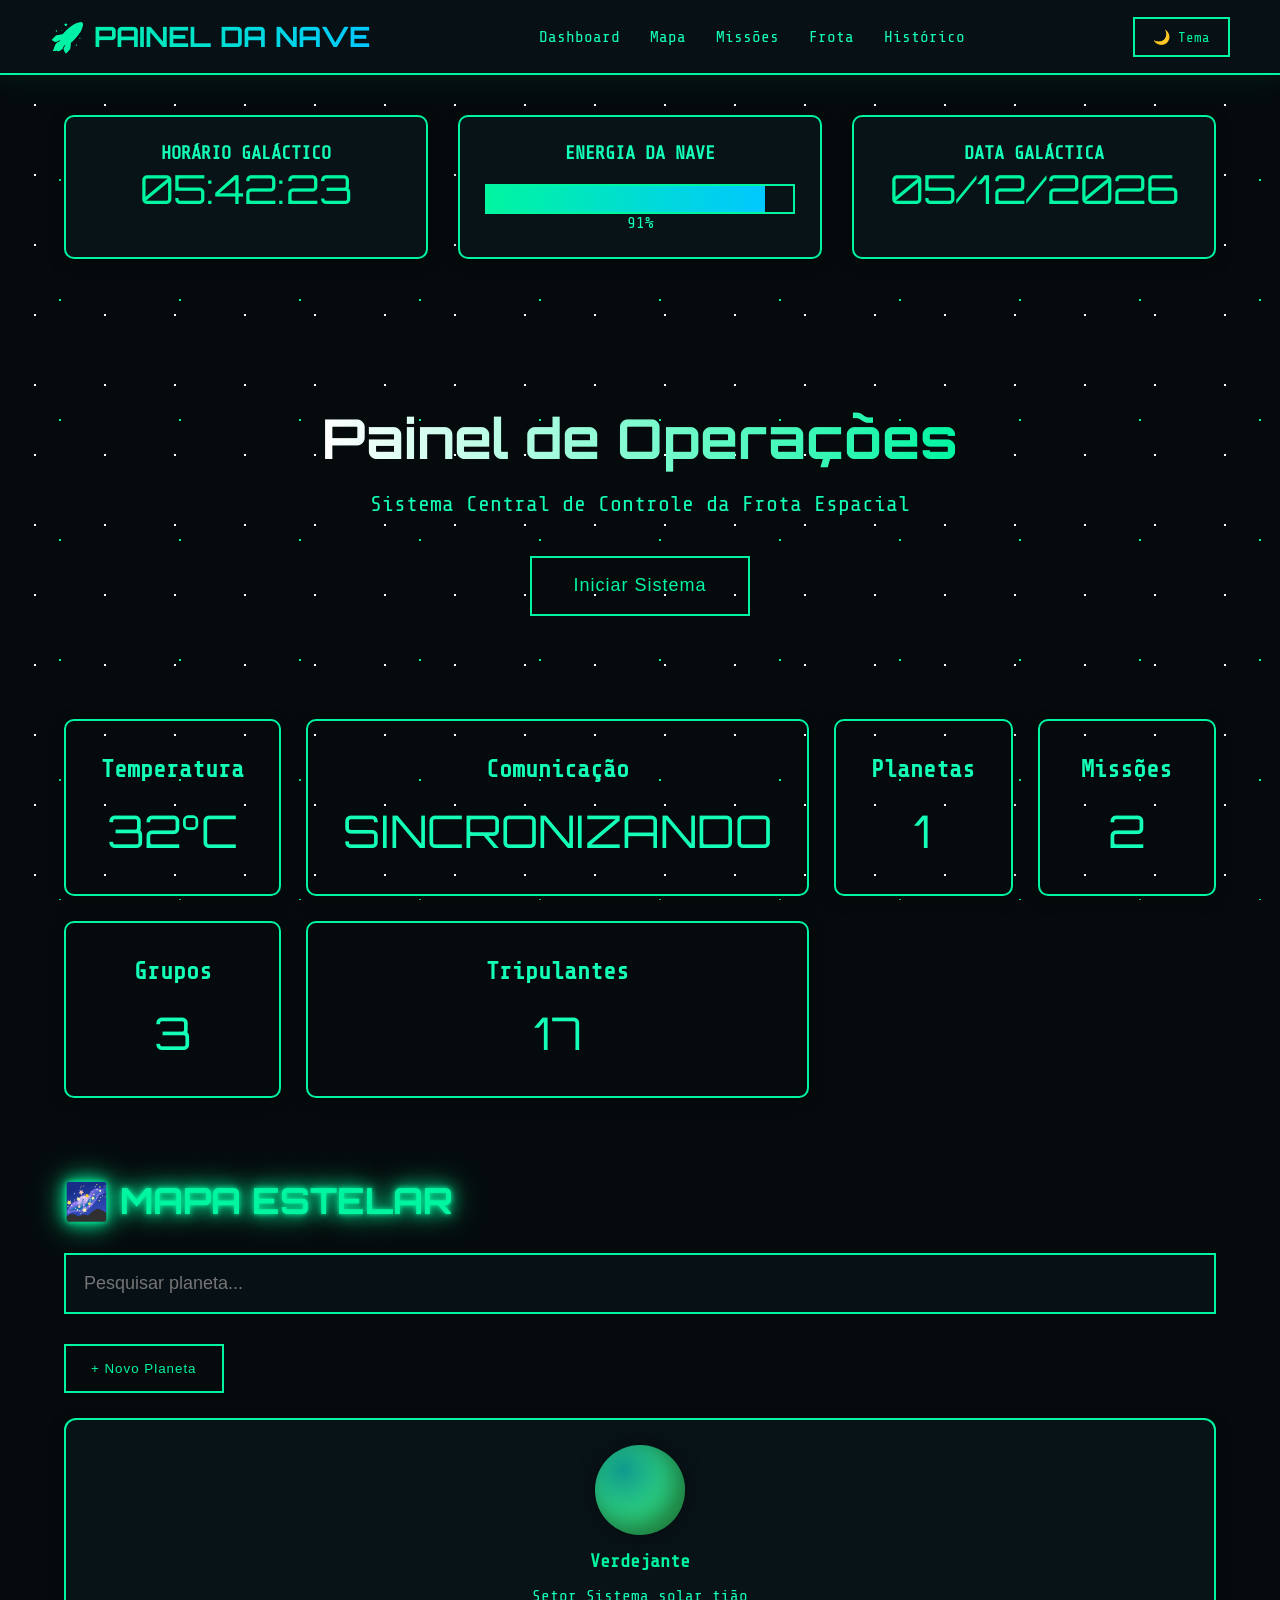
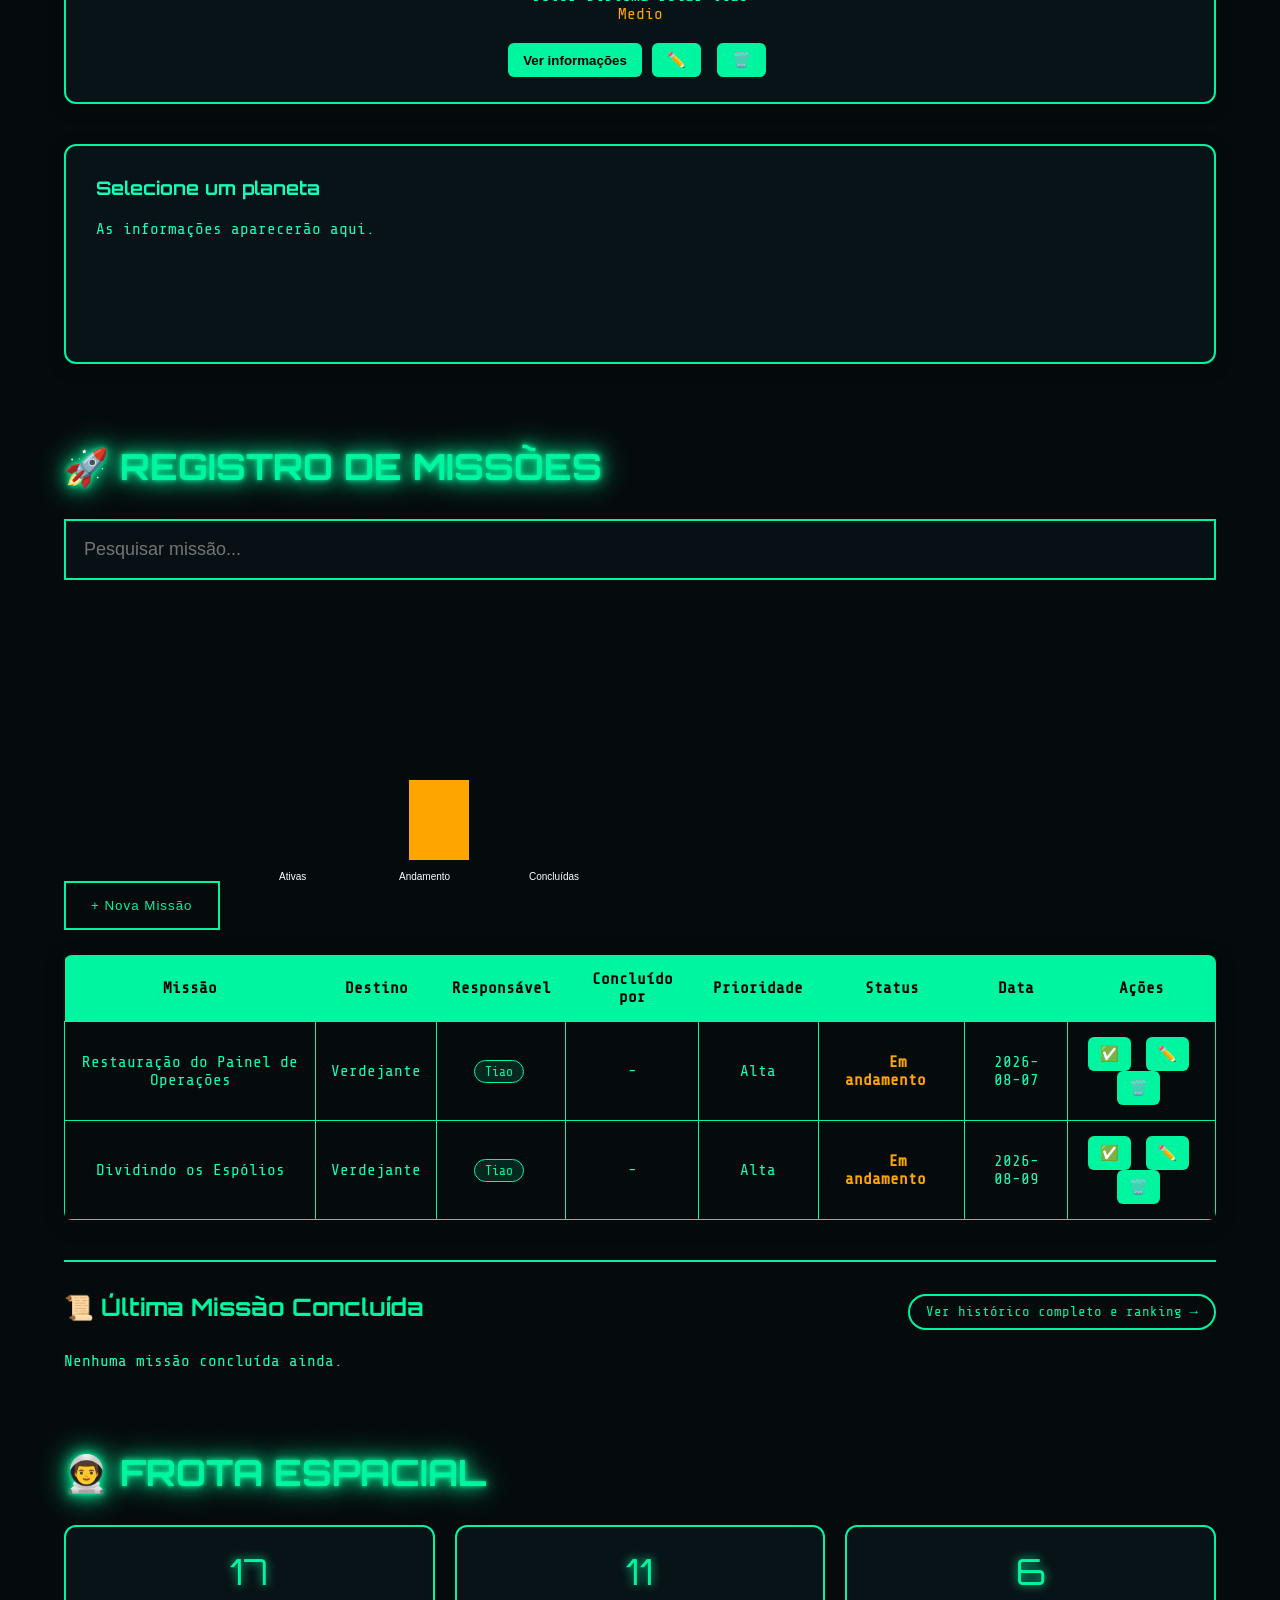
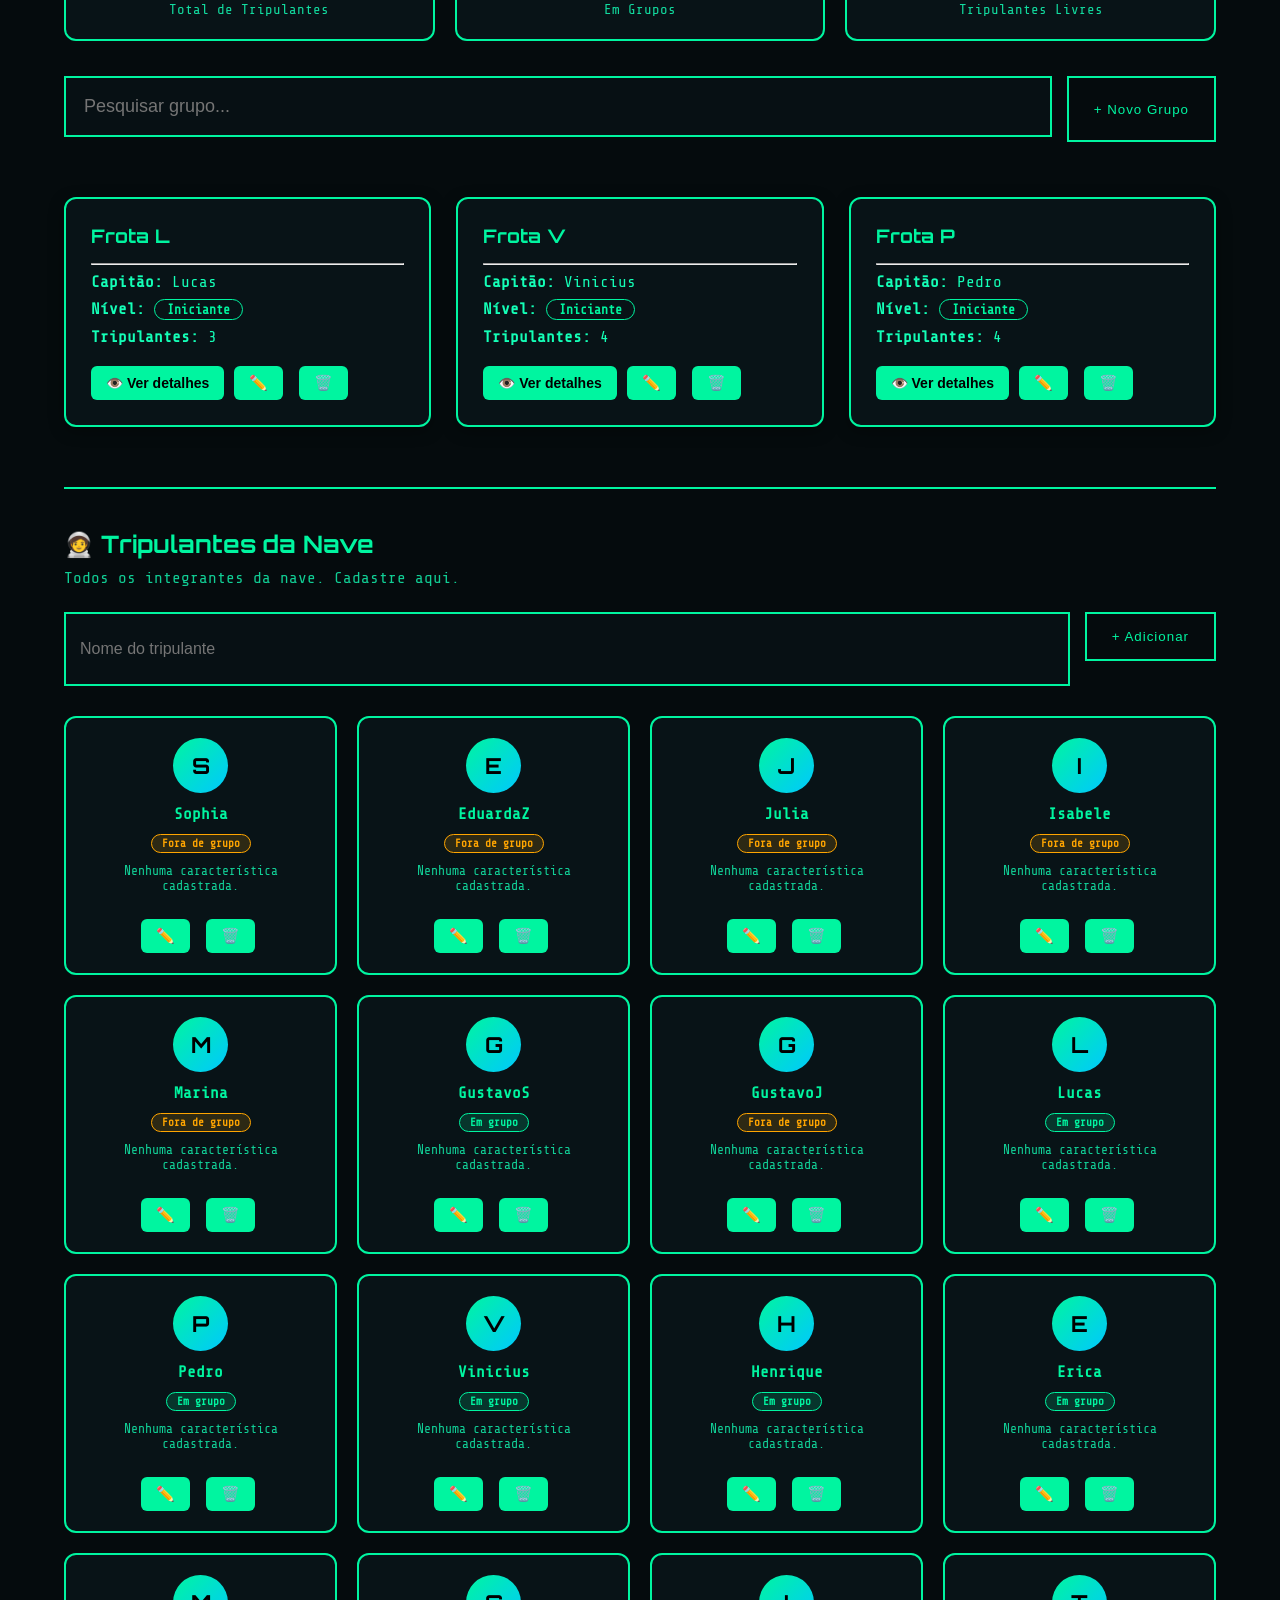
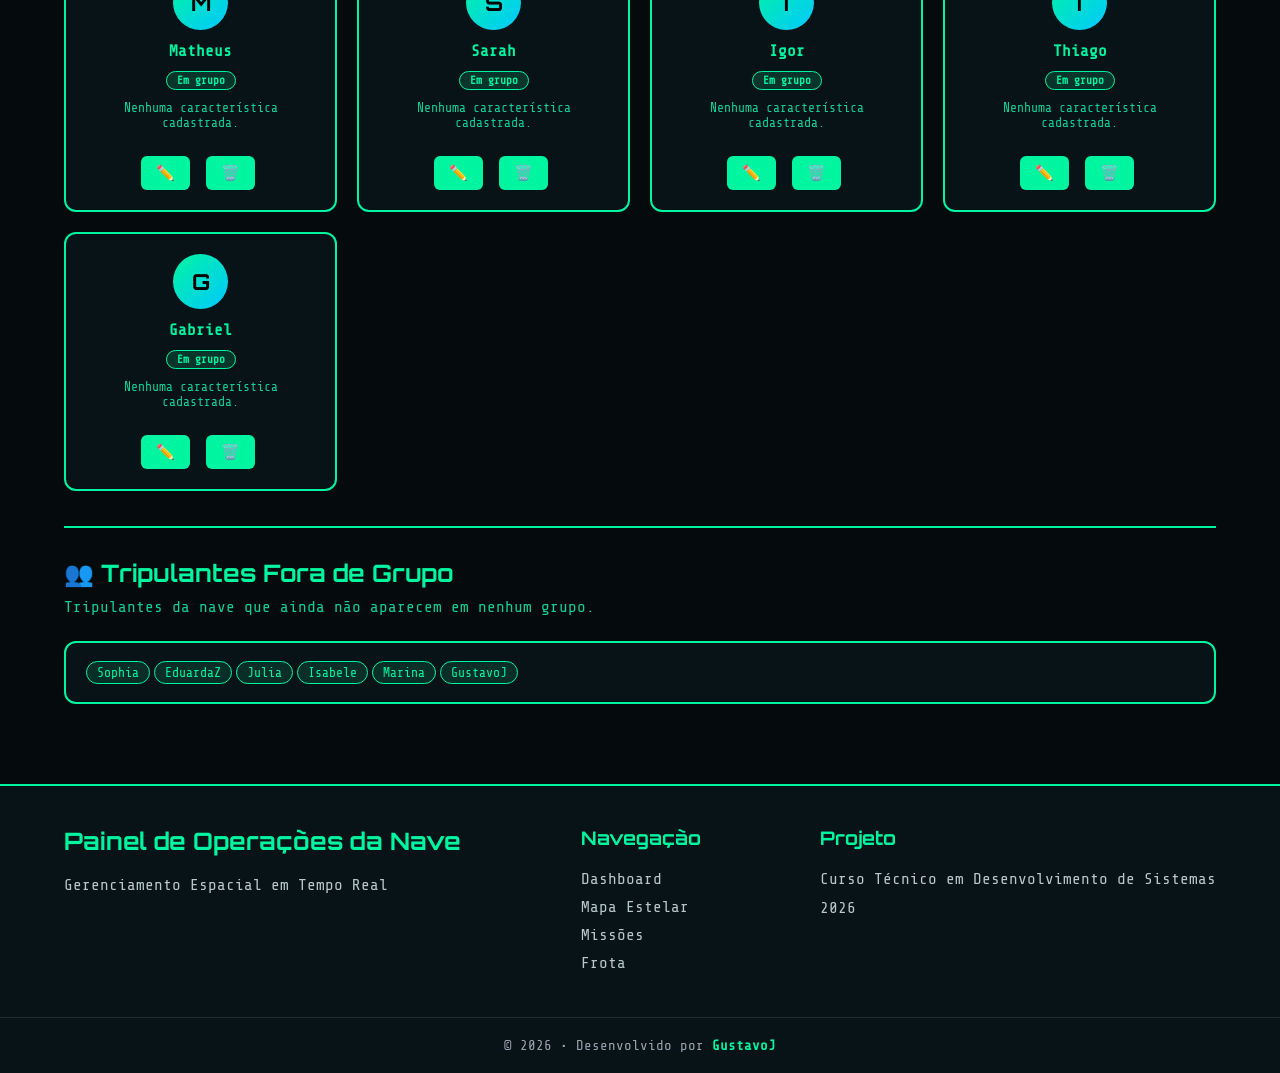
<file: index.html>
<!DOCTYPE html>
<html lang="pt-BR">
<head>
    <meta charset="UTF-8">
    <meta name="viewport" content="width=device-width, initial-scale=1.0">

    <title>Painel de Operações da Nave</title>

    <link rel="stylesheet" href="style.css">

    <!-- Google Fonts -->
    <link rel="preconnect" href="https://fonts.googleapis.com">
    <link rel="preconnect" href="https://fonts.gstatic.com" crossorigin>

    <link href="https://fonts.googleapis.com/css2?family=Orbitron:wght@400;600;700&family=Share+Tech+Mono&display=swap" rel="stylesheet">
</head>

<body>
    <div id="notificacao"></div>

    <div id="loading">
        <h1>Inicializando Sistema...</h1>
        <div class="loader"></div>
    </div>

    <div class="estrelas"></div>

    <header>
        <div class="logo">🚀 PAINEL DA NAVE</div>

        <nav>
            <a href="#dashboard">Dashboard</a>
            <a href="#mapa">Mapa</a>
            <a href="#missoes">Missões</a>
            <a href="#frota">Frota</a>
            <a href="historico.html">Histórico</a>
        </nav>

        <div class="header-acoes">
            <button id="tema">🌙 Tema</button>
            <button id="menuMobile" class="menu-mobile">☰</button>
        </div>
    </header>

    <section class="painel-topo">
        <div class="relogio">
            <h3>HORÁRIO GALÁCTICO</h3>
            <span id="relogioDigital">00:00:00</span>
        </div>

        <div class="energia">
            <h3>ENERGIA DA NAVE</h3>
            <div class="barra">
                <div id="energia"></div>
            </div>
            <span id="energiaTexto">100%</span>
        </div>

        <div class="data">
            <h3>DATA GALÁCTICA</h3>
            <span id="dataAtual">--/--/----</span>
        </div>
    </section>

    <section class="hero">
        <h1>Painel de Operações</h1>
        <p>Sistema Central de Controle da Frota Espacial</p>
        <button id="btnIniciarSistema">Iniciar Sistema</button>
    </section>

    <section id="dashboard" class="dashboard">
        <div class="card">
            <h2>Temperatura</h2>
            <span id="temperatura">0°C</span>
        </div>
        <div class="card">
            <h2>Comunicação</h2>
            <span id="comunicacao">ONLINE</span>
        </div>
        <div class="card">
            <h2>Planetas</h2>
            <span id="planetas">0</span>
        </div>
        <div class="card">
            <h2>Missões</h2>
            <span id="missoesTotal">0</span>
        </div>
        <div class="card">
            <h2>Grupos</h2>
            <span id="grupos">0</span>
        </div>
        <div class="card">
            <h2>Tripulantes</h2>
            <span id="tripulantes">0</span>
        </div>
    </section>

    <section id="mapa" class="mapa">
        <h2 class="titulo">🌌 MAPA ESTELAR</h2>

        <input type="text" id="pesquisa" placeholder="Pesquisar planeta...">

        <button id="btnNovoPlaneta" class="botao">+ Novo Planeta</button>

        <div id="listaPlanetas" class="lista-planetas"></div>

        <div id="informacoes" class="info-planeta">
            <h3>Selecione um planeta</h3>
            <p>As informações aparecerão aqui.</p>
        </div>
    </section>

    <div id="modalPlaneta" class="modal">
        <div class="modal-conteudo">
            <h2>Cadastro de Planeta</h2>
            <input id="nomePlaneta" placeholder="Nome do Planeta">
            <input id="setorPlaneta" placeholder="Setor">
            <input id="recursosPlaneta" placeholder="Recursos">
            <select id="riscoPlaneta">
                <option>Baixo</option>
                <option>Médio</option>
                <option>Alto</option>
            </select>
            <select id="corPlaneta">
                <option value="">Cor automática</option>
                <option value="amarelo">Amarelo</option>
                <option value="verde">Verde</option>
                <option value="vermelho">Vermelho</option>
                <option value="rosa">Rosa</option>
                <option value="roxo">Roxo</option>
                <option value="azul-claro">Azul Claro</option>
                <option value="azul-escuro">Azul Escuro</option>
            </select>
            <textarea id="descricaoPlaneta" placeholder="Descrição"></textarea>
            <button id="salvarPlaneta" class="botao">Salvar Planeta</button>
        </div>
    </div>

    <section id="missoes" class="missoes">
        <h2 class="titulo">🚀 REGISTRO DE MISSÕES</h2>

        <input type="text" id="pesquisaMissao" placeholder="Pesquisar missão...">

        <button id="btnNovaMissao" class="botao">+ Nova Missão</button>

        <canvas id="grafico" width="500" height="300"></canvas>

        <table>
            <thead>
                <tr>
                    <th>Missão</th>
                    <th>Destino</th>
                    <th>Responsável</th>
                    <th>Concluído por</th>
                    <th>Prioridade</th>
                    <th>Status</th>
                    <th>Data</th>
                    <th>Ações</th>
                </tr>
            </thead>
            <tbody id="tabelaMissoes"></tbody>
        </table>

        <div class="historico-missoes">
            <div class="historico-cabecalho">
                <h3 class="subtitulo">📜 Última Missão Concluída</h3>
                <a href="historico.html" class="link-historico">Ver histórico completo e ranking →</a>
            </div>
            <div id="listaHistorico" class="lista-historico"></div>
        </div>
    </section>

    <div id="modalMissao" class="modal">
        <div class="modal-conteudo">
            <h2>Nova Missão</h2>
            <input id="nomeMissao" placeholder="Nome da missão">
            <input id="destinoMissao" placeholder="Destino">
            <input id="responsavelMissao" placeholder="Responsável(is) — separe por vírgula se for mais de um">
            <input id="dataMissao" type="date">
            <select id="prioridadeMissao">
                <option>Baixa</option>
                <option>Média</option>
                <option>Alta</option>
            </select>
            <select id="statusMissao">
                <option>Ativa</option>
                <option>Em andamento</option>
                <option>Concluída</option>
            </select>
            <button id="salvarMissao" class="botao">Salvar</button>
        </div>
    </div>

    <div id="modalConcluirMissao" class="modal">
        <div class="modal-conteudo">
            <h2>✅ Concluir Missão</h2>
            <p class="texto-concluir">Missão: <strong id="nomeMissaoConcluir"></strong></p>
            <p class="texto-concluir-obs">O responsável (quem mandou a missão). Informe abaixo apenas quem efetivamente concluiu.</p>
            <input id="responsavelConcluirMissao" placeholder="Quem concluiu — separe por vírgula se for mais de uma pessoa">
            <button id="confirmarConcluirMissao" class="botao">Confirmar Conclusão</button>
        </div>
    </div>

    <section id="frota" class="frota">
        <h2 class="titulo">👨‍🚀 FROTA ESPACIAL</h2>

        <div class="stats-tripulantes">
            <div class="stat-tripulante">
                <span class="stat-numero" id="statTotalTripulantes">0</span>
                <span class="stat-legenda">Total de Tripulantes</span>
            </div>
            <div class="stat-tripulante">
                <span class="stat-numero" id="statTripulantesGrupos">0</span>
                <span class="stat-legenda">Em Grupos</span>
            </div>
            <div class="stat-tripulante">
                <span class="stat-numero" id="statTripulantesLivres">0</span>
                <span class="stat-legenda">Tripulantes Livres</span>
            </div>
        </div>

        <div class="acoes-frota">
            <input id="pesquisaGrupo" type="text" placeholder="Pesquisar grupo...">
            <button id="btnNovoGrupo" class="botao">+ Novo Grupo</button>
        </div>

        <div id="listaGrupos" class="lista-grupos"></div>

        <div class="tripulantes-livres">
            <h3 class="subtitulo">🧑‍🚀 Tripulantes da Nave</h3>
            <p class="descricao-livres">Todos os integrantes da nave. Cadastre aqui.</p>

            <div class="acoes-frota">
                <input id="nomeTripulanteLivre" type="text" placeholder="Nome do tripulante">
                <button id="btnAddTripulanteLivre" class="botao">+ Adicionar</button>
            </div>

            <div id="listaTripulantesNave" class="lista-tripulantes-livres"></div>
        </div>

        <div class="integrantes-grupos">
            <h3 class="subtitulo">👥 Tripulantes Fora de Grupo</h3>
            <p class="descricao-livres">Tripulantes da nave que ainda não aparecem em nenhum grupo.</p>

            <div id="listaIntegrantesGrupos" class="lista-integrantes-grupos"></div>
        </div>
    </section>

    <div id="modalCaracteristicasTripulante" class="modal">
        <div class="modal-conteudo">
            <h2>Características de <span id="nomeTripulanteCaracteristicas"></span></h2>
            <textarea id="caracteristicasTripulante" placeholder="Ex: Piloto experiente, especialista em navegação, ótimo trabalho em equipe..."></textarea>
            <button id="salvarCaracteristicasTripulante" class="botao">Salvar</button>
        </div>
    </div>

    <div id="modalGrupo" class="modal">
        <div class="modal-conteudo">
            <h2>Cadastro de Grupo</h2>
            <input id="nomeGrupo" placeholder="Nome do Grupo">
            <input id="capitaoGrupo" placeholder="Capitão">
            <input id="especialidadeGrupo" placeholder="Especialidade">
            <select id="nivelGrupo">
                <option>Iniciante</option>
                <option>Intermediário</option>
                <option>Elite</option>
            </select>
            <textarea id="integrantesGrupo" placeholder="Digite os integrantes separados por vírgula"></textarea>
            <button id="salvarGrupo" class="botao">Salvar Grupo</button>
        </div>
    </div>

    <div id="modalDetalhesGrupo" class="modal">
        <div class="modal-conteudo modal-detalhes">
            <h2 id="detalheNomeGrupo">Grupo</h2>

            <div class="detalhe-linha">
                <strong>Capitão</strong>
                <span id="detalheCapitaoGrupo"></span>
            </div>

            <div class="detalhe-linha">
                <strong>Especialidade</strong>
                <span id="detalheEspecialidadeGrupo"></span>
            </div>

            <div class="detalhe-linha">
                <strong>Nível</strong>
                <span id="detalheNivelGrupo" class="nivel-badge"></span>
            </div>

            <div class="detalhe-integrantes">
                <strong>Integrantes</strong>
                <div id="detalheIntegrantesGrupo" class="lista-tags-integrantes"></div>
            </div>

            <button class="botao" onclick="document.getElementById('modalDetalhesGrupo').style.display='none'">Fechar</button>
        </div>
    </div>

    <div id="toast" class="toast"></div>

    <script src="app.js"></script>

    <footer class="footer">

        <div class="footer-container">

            <div class="footer-logo">
                <h2>Painel de Operações da Nave</h2>
                <p>Gerenciamento Espacial em Tempo Real</p>
            </div>

            <div class="footer-links">
                <h3>Navegação</h3>

                <a href="#dashboard">Dashboard</a>
                <a href="#mapa">Mapa Estelar</a>
                <a href="#missoes">Missões</a>
                <a href="#frota">Frota</a>
            </div>

            <div class="footer-info">
                <h3>Projeto</h3>

                <p>Curso Técnico em Desenvolvimento de Sistemas</p>
                <p>2026</p>
            </div>

        </div>

        <div class="footer-copy">

            © 2026 • Desenvolvido por <strong>GustavoJ</strong>

        </div>

    </footer>
</body>
</html>
</file>
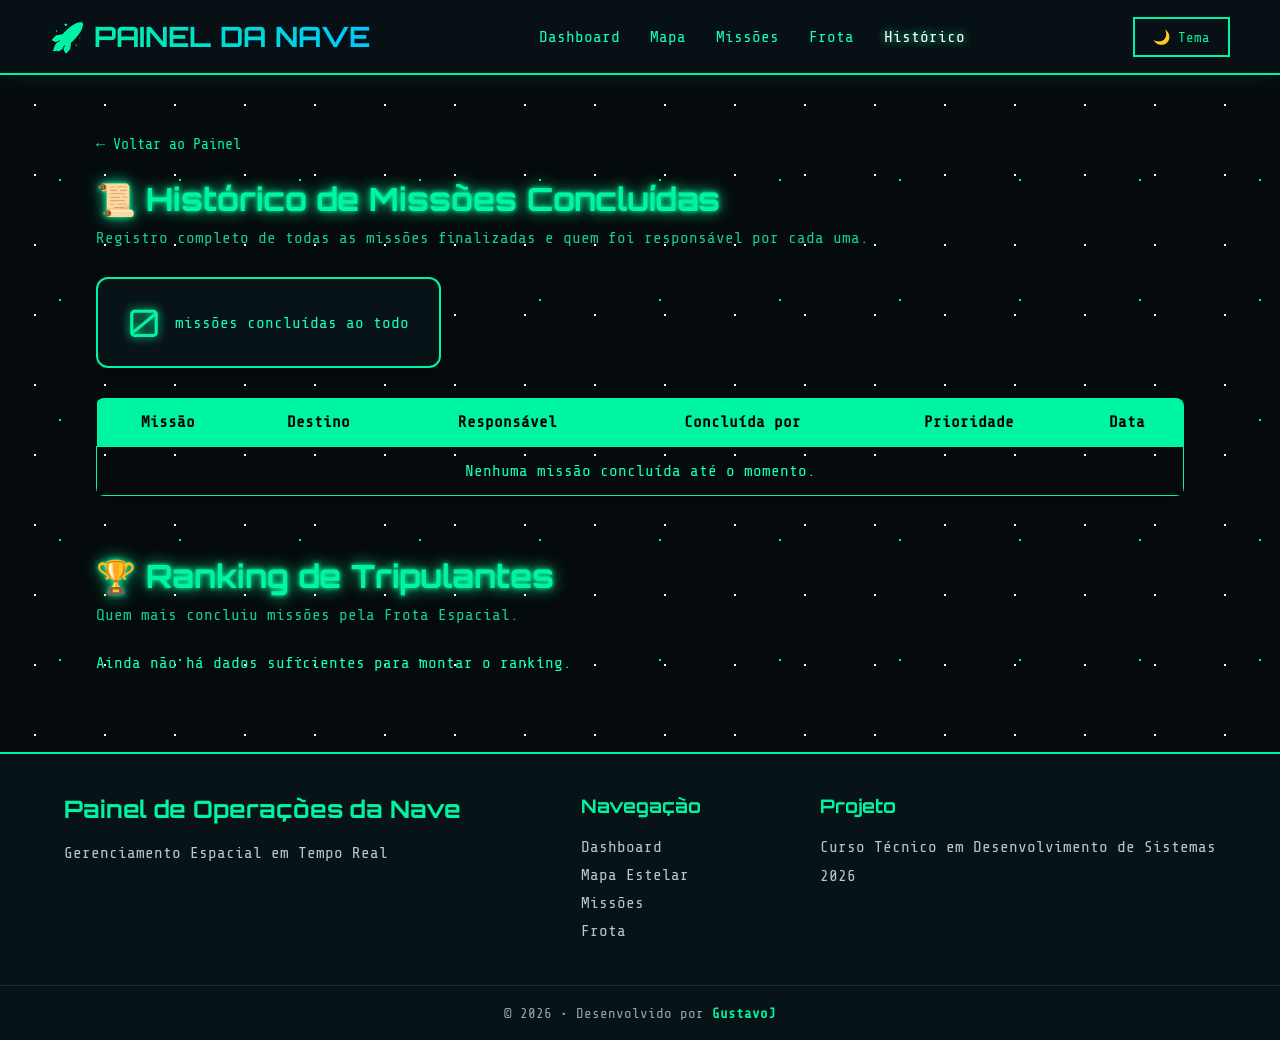
<file: historico.html>
<!DOCTYPE html>
<html lang="pt-BR">
<head>
    <meta charset="UTF-8">
    <meta name="viewport" content="width=device-width, initial-scale=1.0">

    <title>Histórico de Missões — Painel da Nave</title>

    <link rel="stylesheet" href="style.css">

    <link rel="preconnect" href="https://fonts.googleapis.com">
    <link rel="preconnect" href="https://fonts.gstatic.com" crossorigin>
    <link href="https://fonts.googleapis.com/css2?family=Orbitron:wght@400;600;700&family=Share+Tech+Mono&display=swap" rel="stylesheet">
</head>

<body>
    <div id="notificacao"></div>

    <div class="estrelas"></div>

    <header>
        <div class="logo">🚀 PAINEL DA NAVE</div>

        <nav>
            <a href="index.html#dashboard">Dashboard</a>
            <a href="index.html#mapa">Mapa</a>
            <a href="index.html#missoes">Missões</a>
            <a href="index.html#frota">Frota</a>
            <a href="historico.html" class="ativo-nav">Histórico</a>
        </nav>

        <div class="header-acoes">
            <button id="tema" class="visivel">🌙 Tema</button>
            <button id="menuMobile" class="menu-mobile">☰</button>
        </div>
    </header>

    <section class="pagina-historico">
        <a href="index.html" class="voltar-link">← Voltar ao Painel</a>

        <h1 class="titulo-pagina">📜 Histórico de Missões Concluídas</h1>
        <p class="subtitulo-pagina">Registro completo de todas as missões finalizadas e quem foi responsável por cada uma.</p>

        <div id="resumoHistorico" class="resumo-historico"></div>

        <table class="tabela-historico">
            <thead>
                <tr>
                    <th>Missão</th>
                    <th>Destino</th>
                    <th>Responsável</th>
                    <th>Concluída por</th>
                    <th>Prioridade</th>
                    <th>Data</th>
                </tr>
            </thead>
            <tbody id="tabelaHistoricoCompleto"></tbody>
        </table>
    </section>

    <section class="pagina-ranking">
        <h2 class="titulo-pagina">🏆 Ranking de Tripulantes</h2>
        <p class="subtitulo-pagina">Quem mais concluiu missões pela Frota Espacial.</p>

        <div id="listaRanking" class="lista-ranking"></div>
    </section>

    <div id="toast" class="toast"></div>

    <script src="historico.js"></script>

    <footer class="footer">

        <div class="footer-container">

            <div class="footer-logo">
                <h2>Painel de Operações da Nave</h2>
                <p>Gerenciamento Espacial em Tempo Real</p>
            </div>

            <div class="footer-links">
                <h3>Navegação</h3>

                <a href="index.html#dashboard">Dashboard</a>
                <a href="index.html#mapa">Mapa Estelar</a>
                <a href="index.html#missoes">Missões</a>
                <a href="index.html#frota">Frota</a>
            </div>

            <div class="footer-info">
                <h3>Projeto</h3>

                <p>Curso Técnico em Desenvolvimento de Sistemas</p>
                <p>2026</p>
            </div>

        </div>

        <div class="footer-copy">

            © 2026 • Desenvolvido por <strong>GustavoJ</strong>

        </div>

    </footer>
</body>
</html>
</file>
<file: style.css>
*{
    margin:0;
    padding:0;
    box-sizing:border-box;
}

body{

    background:#050B0D;

    color:#14FFB7;

    font-family:'Share Tech Mono', monospace;

}

/* Barra superior */

header{

    height:75px;

    display:flex;

    justify-content:space-between;

    align-items:center;

    padding:0 50px;

    border-bottom:2px solid #00F5A0;

    background:#071014;

    position:sticky;

    top:0;

    z-index:5000;

}

.header-acoes{

    display:flex;

    align-items:center;

    gap:15px;

}

.logo{

    font-size:28px;

    font-family:'Orbitron';

    font-weight:bold;

}

nav{

    display:flex;

    gap:30px;

}

nav a{

    color:#14FFB7;

    text-decoration:none;

    transition:.3s;

}

nav a:hover{

    color:white;

    text-shadow:0 0 15px #00F5A0;

}

/* Hero */

.hero{

    height:420px;

    display:flex;

    flex-direction:column;

    justify-content:center;

    align-items:center;

    text-align:center;

}

.hero h1{

    font-size:55px;

    font-family:'Orbitron';

    margin-bottom:20px;

}

.hero p{

    font-size:22px;

    margin-bottom:40px;

}

.hero button{

    width:220px;

    height:60px;

    background:transparent;

    color:#00F5A0;

    border:2px solid #00F5A0;

    cursor:pointer;

    font-size:18px;

    transition:.3s;

}

.hero button:hover{

    background:#00F5A0;

    color:#000;

    box-shadow:0 0 25px #00F5A0;

}

/* Dashboard */

.dashboard{

    width:90%;

    margin:auto;

    display:grid;

    grid-template-columns:repeat(4,1fr);

    gap:25px;

}

.card{

    border:2px solid #00F5A0;

    padding:35px;

    border-radius:10px;

    text-align:center;

    transition:.3s;

}

.card:hover{

    box-shadow:0 0 25px #00F5A0;

}

.card h2{

    margin-bottom:20px;

}

.card span{

    font-size:45px;

    font-family:'Orbitron';

}
/* =======================
        MAPA ESTELAR
======================= */

.mapa{

    width:90%;

    margin:80px auto;

}

.titulo{

    font-family:'Orbitron';

    margin-bottom:30px;

    font-size:35px;

}

#pesquisa,
#pesquisaGrupo,
#pesquisaMissao{

    width:100%;

    padding:18px;

    margin-bottom:30px;

    background:#071014;

    border:2px solid #00F5A0;

    color:white;

    font-size:18px;

    outline:none;

}

.lista-planetas{

    display:grid;

    grid-template-columns:repeat(auto-fit,minmax(250px,1fr));

    gap:20px;

}

.planeta{

    padding:25px;

    border:2px solid #00F5A0;

    border-radius:12px;

    cursor:pointer;

    transition:.3s;

    background:#081317;

    text-align:center;

}

.planeta .acoes{

    justify-content:center;

}

.planeta:hover{

    transform:translateY(-8px);

    box-shadow:0 0 25px #00F5A0;

}

.planeta h3{

    margin-bottom:15px;

    color:#00F5A0;

}

.info-planeta{

    margin-top:40px;

    border:2px solid #00F5A0;

    padding:30px;

    border-radius:12px;

    background:#081317;

    min-height:220px;

}

.info-planeta h3{

    margin-bottom:20px;

    font-family:'Orbitron';

}
/*======================
      MISSÕES
=======================*/

.missoes{

    width:90%;
    margin:80px auto;

}

.botao{

    background:transparent;
    color:#00F5A0;
    border:2px solid #00F5A0;
    padding:15px 25px;
    cursor:pointer;
    margin-bottom:25px;
    transition:.3s;

}

.botao:hover{

    background:#00F5A0;
    color:black;
    box-shadow:0 0 20px #00F5A0;

}

table{

    width:100%;
    border-collapse:collapse;

}

th{

    background:#00F5A0;
    color:black;
    padding:15px;

}

td{

    border:1px solid #00F5A0;
    padding:15px;
    text-align:center;

}

.status{

    padding:6px 12px;
    border-radius:20px;
    font-weight:bold;

}

.ativa{

    color:#00ff66;

}

.andamento{

    color:orange;

}

.concluida{

    color: red;

}

.historico-missoes{

    margin-top:40px;

    border-top:2px solid #00F5A0;

    padding-top:30px;

}

.lista-historico{

    display:flex;

    flex-direction:column;

    gap:12px;

}

.item-historico{

    display:grid;

    grid-template-columns:2fr 2fr 1.8fr 1.8fr 1fr;

    gap:15px;

    align-items:center;

    background:#081317;

    border:2px solid #00F5A0;

    border-radius:8px;

    padding:14px 20px;

    opacity:.75;

}

.nome-historico{

    font-weight:bold;

    color:#00F5A0;

}

/*======================
      MODAL
=======================*/

.modal{

    display:none;

    position:fixed;

    left:0;
    top:0;

    width:100%;
    height:100%;

    background:rgba(0,0,0,.8);

    justify-content:center;
    align-items:center;

}

.modal-conteudo{

    width:420px;

    background:#081317;

    border:2px solid #00F5A0;

    padding:30px;

    border-radius:10px;

}

.modal-conteudo input,
.modal-conteudo select{

    width:100%;

    padding:12px;

    margin:15px 0;

    background:#071014;

    border:2px solid #00F5A0;

    color:white;

}
/*========================
        FROTA
=========================*/

.frota{

    width:90%;

    margin:80px auto;

}

.lista-grupos{

    display:grid;

    grid-template-columns:repeat(auto-fit,minmax(320px,1fr));

    gap:25px;

}

.grupo{

    background:#081317;

    border:2px solid #00F5A0;

    border-radius:12px;

    padding:25px;

    transition:.3s;

}

.grupo:hover{

    transform:translateY(-8px);

    box-shadow:0 0 25px #00F5A0;

}

.grupo h3{

    font-family:'Orbitron';

    color:#00F5A0;

    margin-bottom:15px;

}

.grupo p{

    margin:8px 0;

}

.grupo ul{

    margin-top:10px;

    padding-left:20px;

}

.grupo li{

    margin:5px 0;

}

.acoes{

    margin-top:20px;

    display:flex;

    gap:10px;

    flex-wrap:wrap;

}

.acoes button{

    padding:8px 15px;

    cursor:pointer;

    border:none;

    border-radius:6px;

    background:#00F5A0;

    color:#000;

    font-weight:bold;

}

/* Botão-ícone padrão para editar/excluir
   (usado em Missões, Grupos e Planetas) */

.btn-icone{

    background:#00F5A0;

    color:#000;

    border:none;

    border-radius:6px;

    padding:8px 12px;

    margin-right:6px;

    cursor:pointer;

    font-size:15px;

    transition:.2s;

}

.btn-icone:hover{

    background:#00F5A0;

}

.btn-icone-excluir:hover{

    background:#014e14;

}

.acoes-frota{

    display:flex;

    flex-wrap:wrap;

    gap:15px;

    margin-bottom:30px;

}

.acoes-frota input{

    flex:1;

    min-width:220px;

    padding:14px;

    background:#071014;

    border:2px solid #00F5A0;

    color:white;

    font-size:16px;

    outline:none;

}

.tripulantes-livres{

    margin-top:60px;

    border-top:2px solid #00F5A0;

    padding-top:40px;

}

.subtitulo{

    font-family:'Orbitron';

    font-size:24px;

    color:#00F5A0;

    margin-bottom:10px;

}

.descricao-livres{

    margin-bottom:25px;

    opacity:.8;

}

.lista-chips{

    display:flex;

    flex-wrap:wrap;

    gap:12px;

}

.chip{

    display:flex;

    align-items:center;

    gap:10px;

    background:#081317;

    border:2px solid #00F5A0;

    border-radius:20px;

    padding:8px 18px;

}

.chip button{

    background:transparent;

    border:none;

    color:#ff4d4d;

    font-weight:bold;

    font-size:16px;

    cursor:pointer;

}

/*==========================
        FUNDO
===========================*/

.estrelas{

    position:fixed;

    width:100%;
    height:100%;

    left:0;
    top:0;

    z-index:-1;

    background:
        radial-gradient(white 1px, transparent 1px),
        radial-gradient(#00F5A0 1px, transparent 1px);

    background-size:70px 70px,120px 120px;

    animation:moverEstrelas 60s linear infinite;

}

@keyframes moverEstrelas{

    from{

        background-position:0 0,0 0;

    }

    to{

        background-position:0 1200px,0 800px;

    }

}

/*==========================
      PAINEL SUPERIOR
===========================*/

.painel-topo{

    width:90%;

    margin:40px auto;

    display:grid;

    grid-template-columns:1fr 1fr 1fr;

    gap:30px;

}

.relogio,.energia,.data{

    border:2px solid #00F5A0;

    padding:25px;

    border-radius:10px;

    background:#081317;

    text-align:center;

}

.relogio span,.data span{

    font-size:40px;

    font-family:'Orbitron';

    color:#00F5A0;

}

.barra{

    width:100%;

    height:30px;

    border:2px solid #00F5A0;

    margin-top:20px;

}

#energia{

    width:100%;

    height:100%;

    background:linear-gradient(90deg,#00F5A0,#00C8FF);

    transition:.5s;

}

/*==========================
       SCROLL
===========================*/

html{

    scroll-behavior:smooth;

}

/*==========================
      ANIMAÇÃO CARDS
===========================*/

.card,
.planeta,
.grupo{

    animation:aparecer .8s;

}

@keyframes aparecer{

    from{

        opacity:0;

        transform:translateY(30px);

    }

    to{

        opacity:1;

        transform:translateY(0);

    }

}
.titulo{

    font-size:36px;

    margin-bottom:30px;

    font-family:'Orbitron';

    color:#00F5A0;

    text-shadow:

    0 0 5px #00F5A0,

    0 0 15px #00F5A0,

    0 0 30px #00F5A0;

}
/*======================
    LOADING
=======================*/

#loading{

    position:fixed;

    width:100%;

    height:100%;

    left:0;

    top:0;

    background:#050B0D;

    display:flex;

    flex-direction:column;

    justify-content:center;

    align-items:center;

    z-index:9999;

}

.loader{

    width:90px;

    height:90px;

    margin-top:30px;

    border:8px solid #14393d;

    border-top:8px solid #00F5A0;

    border-radius:50%;

    animation:girar 1s linear infinite;

}

@keyframes girar{

    to{

        transform:rotate(360deg);

    }

}
#notificacao{

    position:fixed;

    right:20px;

    bottom:20px;

    background:#00F5A0;

    color:#000;

    padding:15px 25px;

    border-radius:10px;

    display:none;

    font-weight:bold;

    box-shadow:0 0 20px #00F5A0;

}
.toast{
    position:fixed;
    bottom:20px;
    right:20px;
    background:#00F5A0;
    color:#000;
    padding:15px 25px;
    border-radius:8px;
    font-weight:bold;
    opacity:0;
    transition:.4s;
    z-index:9999;
}

.toast.mostrar{
    opacity:1;
}
body.temaClaro{

    background:#F4F4F4;

    color:#222;

}

body.temaClaro .estrelas{

    display:none;

}

body.temaClaro .titulo,
body.temaClaro .logo{

    text-shadow:none;

}

body.temaClaro header{

    background:#ffffff;

    border-bottom:2px solid #00C48A;

}

body.temaClaro nav a{

    color:#00875A;

}

body.temaClaro .card,
body.temaClaro .grupo,
body.temaClaro .planeta,
body.temaClaro .relogio,
body.temaClaro .energia,
body.temaClaro .data,
body.temaClaro .info-planeta,
body.temaClaro .modal-conteudo,
body.temaClaro .chip,
body.temaClaro .item-historico{

    background:white;

    color:black;

    border-color:#00C48A;

}

body.temaClaro #pesquisa,
body.temaClaro #pesquisaGrupo,
body.temaClaro #pesquisaMissao,
body.temaClaro .acoes-frota input,
body.temaClaro .modal-conteudo input,
body.temaClaro .modal-conteudo select,
body.temaClaro .modal-conteudo textarea{

    background:#ffffff;

    color:#222;

    border:2px solid #00C48A;

}

body.temaClaro .nome-historico{

    color:#00875A;

}

body.temaClaro .grupo h3,
body.temaClaro .planeta h3{

    color:#00875A;

}

body.temaClaro .btn-icone{

    border:1px solid #00C48A;

}
#tema{

    background:#071014;

    color:#00F5A0;

    border:2px solid #00F5A0;

    padding:10px 18px;

    cursor:pointer;

    font-family:'Share Tech Mono', monospace;

    font-size:14px;

    opacity:0;

    pointer-events:none;

    transition:opacity .4s;

}

#tema.visivel{

    opacity:1;

    pointer-events:auto;

}

.menu-mobile{

    display:none;

    background:transparent;

    color:#00F5A0;

    border:2px solid #00F5A0;

    font-size:22px;

    padding:5px 12px;

    cursor:pointer;

}

@media(max-width:768px){

nav{

display:none;

}

nav.ativo{

display:flex;

flex-direction:column;

}

.menu-mobile{

display:block;

}

.item-historico{

    grid-template-columns:1fr;

    text-align:left;

}

}

/*==========================
   HISTÓRICO (widget dentro do painel)
===========================*/

.historico-cabecalho{

    display:flex;

    justify-content:space-between;

    align-items:center;

    flex-wrap:wrap;

    gap:15px;

    margin-bottom:20px;

}

.link-historico{

    color:#00F5A0;

    text-decoration:none;

    border:2px solid #00F5A0;

    padding:8px 16px;

    border-radius:20px;

    font-size:14px;

    transition:.3s;

    white-space:nowrap;

}

.link-historico:hover{

    background:#00F5A0;

    color:#000;

    box-shadow:0 0 15px #00F5A0;

}

nav a.ativo-nav{

    color:#fff;

    text-shadow:0 0 10px #00F5A0;

}

/*==========================
   PÁGINA DE HISTÓRICO E RANKING
===========================*/

.pagina-historico,
.pagina-ranking{

    width:85%;

    max-width:1100px;

    margin:60px auto;

}

.voltar-link{

    display:inline-block;

    color:#00F5A0;

    text-decoration:none;

    margin-bottom:25px;

    font-size:15px;

    transition:.3s;

}

.voltar-link:hover{

    text-shadow:0 0 10px #00F5A0;

}

.titulo-pagina{

    font-family:'Orbitron';

    font-size:32px;

    color:#00F5A0;

    text-shadow:0 0 5px #00F5A0,0 0 15px #00F5A0;

    margin-bottom:10px;

}

.subtitulo-pagina{

    opacity:.8;

    margin-bottom:30px;

}

.resumo-historico{

    margin-bottom:30px;

}

.resumo-card{

    display:inline-flex;

    align-items:center;

    gap:15px;

    background:#081317;

    border:2px solid #00F5A0;

    border-radius:12px;

    padding:20px 30px;

}

.resumo-numero{

    font-family:'Orbitron';

    font-size:38px;

    color:#00F5A0;

    text-shadow:0 0 10px #00F5A0;

}

.tabela-historico{

    margin-top:10px;

}

/*==========================
   RANKING
===========================*/

.lista-ranking{

    display:flex;

    flex-direction:column;

    gap:16px;

}

.ranking-item{

    display:flex;

    align-items:center;

    gap:20px;

    background:#081317;

    border:2px solid #00F5A0;

    border-radius:12px;

    padding:18px 25px;

    transition:.3s;

}

.ranking-item:hover{

    transform:translateX(6px);

    box-shadow:0 0 20px rgba(0,245,160,.3);

}

.ranking-posicao{

    font-family:'Orbitron';

    font-size:26px;

    min-width:50px;

    text-align:center;

    color:#00F5A0;

}

.ranking-info{

    flex:1;

}

.ranking-nome-linha{

    display:flex;

    justify-content:space-between;

    flex-wrap:wrap;

    gap:10px;

    margin-bottom:10px;

}

.ranking-nome{

    font-weight:bold;

    font-size:18px;

}

.ranking-total{

    color:#00F5A0;

    font-size:14px;

}

.ranking-barra{

    width:100%;

    height:10px;

    background:#050B0D;

    border-radius:6px;

    overflow:hidden;

}

.ranking-barra-preenchida{

    height:100%;

    background:linear-gradient(90deg,#00F5A0,#00C8FF);

    border-radius:6px;

    transition:width .6s ease;

}

/*==========================
   MODO CLARO — histórico e ranking
===========================*/

body.temaClaro .resumo-card,
body.temaClaro .ranking-item{

    background:white;

    color:black;

    border-color:#00C48A;

}

body.temaClaro .titulo-pagina{

    text-shadow:none;

}

body.temaClaro .link-historico{

    color:#00875A;

    border-color:#00875A;

}

body.temaClaro nav a.ativo-nav{

    color:#00875A;

    text-shadow:none;

}

body.temaClaro .hero h1{

    background:linear-gradient(90deg,#222,#00875A);

    -webkit-background-clip:text;

    background-clip:text;

}

/*==========================
   POLIMENTO GERAL DO SITE
===========================*/

header{

    box-shadow:0 4px 25px rgba(0,245,160,.08);

}

.logo{

    background:linear-gradient(90deg,#00F5A0,#00C8FF);

    -webkit-background-clip:text;

    -webkit-text-fill-color:transparent;

    background-clip:text;

}

.hero h1{

    background:linear-gradient(90deg,#ffffff,#00F5A0);

    -webkit-background-clip:text;

    -webkit-text-fill-color:transparent;

    background-clip:text;

}

.card,
.grupo,
.planeta,
.relogio,
.energia,
.data,
.resumo-card,
.ranking-item,
.item-historico,
.chip,
.info-planeta{

    box-shadow:0 4px 15px rgba(0,0,0,.35);

}

table{

    box-shadow:0 4px 20px rgba(0,0,0,.3);

    border-radius:8px;

    overflow:hidden;

}

tbody tr{

    transition:.2s;

}

tbody tr:hover{

    background:rgba(0,245,160,.06);

}

.botao,
.hero button{

    letter-spacing:1px;

}

.pessoa-tag{

    display:inline-block;

    background:rgba(0,245,160,.12);

    border:1px solid #00F5A0;

    color:#00F5A0;

    border-radius:14px;

    padding:3px 10px;

    margin:2px 4px 2px 0;

    font-size:13px;

}

body.temaClaro .pessoa-tag{

    background:rgba(0,135,90,.08);

    color:#00875A;

    border-color:#00875A;

}


.btn-detalhes{

    background:transparent;

    color:#00C8FF;

    border:1px solid #00C8FF;

    border-radius:6px;

    padding:8px 14px;

    cursor:pointer;

    font-size:14px;

    transition:.2s;

}

.btn-detalhes:hover{

    background:#00C8FF;

    color:#000;

}

.nivel-badge{

    display:inline-block;

    border:1px solid currentColor;

    border-radius:12px;

    padding:2px 12px;

    font-weight:bold;

    font-size:13px;

}

.modal-detalhes{

    width:480px;

}

.detalhe-linha{

    display:flex;

    justify-content:space-between;

    align-items:center;

    padding:12px 0;

    border-bottom:1px solid rgba(0,245,160,.2);

}

.detalhe-integrantes{

    margin-top:20px;

}

.detalhe-integrantes strong{

    display:block;

    margin-bottom:10px;

}

.lista-tags-integrantes{

    display:flex;

    flex-wrap:wrap;

    gap:6px;
}

body.temaClaro .btn-detalhes{

    color:#0072CE;

    border-color:#0072CE;

}

body.temaClaro .btn-detalhes:hover{

    background:#0072CE;

    color:#fff;

}


.planeta-imagem{

    width:90px;

    height:90px;

    border-radius:50%;

    margin:0 auto 15px;

    box-shadow:

        inset -10px -10px 25px rgba(0,0,0,.5),

        0 0 20px rgba(0,0,0,.4);

    position:relative;

}

.planeta-imagem-grande{

    width:140px;

    height:140px;

    margin-bottom:20px;
}

.tem-anel::after{

    content:"";

    position:absolute;

    top:50%;

    left:50%;

    width:145%;

    height:35%;

    border:3px solid rgba(255,255,255,.55);

    border-radius:50%;

    transform:translate(-50%,-50%) rotate(-15deg);

    pointer-events:none;

}

.planeta-imagem-grande.tem-anel::after{

    border-width:4px;

}


.stats-tripulantes{

    display:grid;

    grid-template-columns:repeat(auto-fit,minmax(180px,1fr));

    gap:20px;

    margin-bottom:35px;

}

.stat-tripulante{

    background:#081317;

    border:2px solid #00F5A0;

    border-radius:12px;

    padding:22px;

    text-align:center;

    display:flex;

    flex-direction:column;

    gap:8px;

}

.stat-numero{

    font-family:'Orbitron';

    font-size:36px;

    color:#00F5A0;

    text-shadow:0 0 10px #00F5A0;

}

.stat-legenda{

    font-size:14px;

    opacity:.85;

}


.integrantes-grupos{

    margin:35px 0;

    padding-top:30px;

    border-top:2px solid #00F5A0;

}

.lista-integrantes-grupos{

    display:flex;

    flex-direction:column;

    gap:14px;

    margin-top:15px;

}

.integrantes-grupo-linha{

    background:#081317;

    border:2px solid #00F5A0;

    border-radius:12px;

    padding:16px 20px;

}

.integrantes-grupo-nome{

    display:block;

    font-family:'Orbitron';

    color:#00F5A0;

    font-size:15px;

    margin-bottom:10px;

}

.integrantes-grupo-tags{

    display:flex;

    flex-wrap:wrap;

}

body.temaClaro .integrantes-grupo-linha{

    background:white;

    color:black;

    border-color:#00C48A;

}


.lista-tripulantes-livres{

    display:grid;

    grid-template-columns:repeat(auto-fit,minmax(220px,1fr));

    gap:20px;

}

.tripulante-livre-card{

    background:#081317;

    border:2px solid #00F5A0;

    border-radius:12px;

    padding:20px;

    text-align:center;

    transition:.3s;

}

.tripulante-livre-card:hover{

    transform:translateY(-6px);

    box-shadow:0 0 20px rgba(0,245,160,.35);

}

.tripulante-livre-avatar{

    width:55px;

    height:55px;

    border-radius:50%;

    margin:0 auto 12px;

    display:flex;

    align-items:center;

    justify-content:center;

    background:linear-gradient(135deg,#00F5A0,#00C8FF);

    color:#000;

    font-family:'Orbitron';

    font-size:22px;

    font-weight:bold;

}

.tripulante-livre-card h4{

    margin-bottom:10px;

    color:#00F5A0;

}

.tripulante-caracteristicas{

    font-size:13px;

    opacity:.8;

    min-height:36px;

    margin-bottom:12px;

}

.tripulante-livre-card .acoes{

    justify-content:center;

}



.btn-icone-concluir:hover{

    background:#00F5A0;

}

.texto-concluir{

    margin:15px 0;

}

.texto-concluir-obs{

    margin:0 0 15px;

    font-size:13px;

    opacity:.75;

}


body.temaClaro .stat-tripulante,
body.temaClaro .tripulante-livre-card{

    background:white;

    color:black;

    border-color:#00C48A;

}

body.temaClaro .stat-numero{

    color:#00875A;

    text-shadow:none;

}

body.temaClaro .tripulante-livre-card h4{

    color:#00875A;

}

.footer{

    margin-top:80px;

    background:#081317;

    border-top:2px solid #00F5A0;

}

.footer-container{

    width:90%;

    margin:auto;

    padding:40px 0;

    display:flex;

    justify-content:space-between;

    flex-wrap:wrap;

    gap:30px;

}

.footer h2,
.footer h3{

    color:#00F5A0;

    margin-bottom:15px;

    font-family:'Orbitron', sans-serif;

}

.footer p{

    color:#b8c7c9;

    line-height:1.8;

}

.footer-links{

    display:flex;

    flex-direction:column;

}

.footer-links a{

    color:#b8c7c9;

    text-decoration:none;

    margin:5px 0;

    transition:.3s;

}

.footer-links a:hover{

    color:#00F5A0;

    padding-left:5px;

}

.footer-copy{

    border-top:1px solid rgba(255,255,255,.1);

    text-align:center;

    padding:20px;

    color:#9ca3af;

    font-size:14px;

}

.footer-copy strong{

    color:#00F5A0;

}

@media(max-width:768px){

    .footer-container{

        flex-direction:column;

        text-align:center;

    }

}

.status-grupo-tag{

    display:inline-block;

    font-size:11px;

    font-weight:bold;

    padding:2px 10px;

    border-radius:10px;

    margin-bottom:10px;

}

.status-grupo-tag.em-grupo{

    background:rgba(0,245,160,.15);

    color:#00F5A0;

    border:1px solid #00F5A0;

}

.status-grupo-tag.fora-grupo{

    background:rgba(255,165,0,.15);

    color:orange;

    border:1px solid orange;

}

body.temaClaro .status-grupo-tag.em-grupo{

    background:rgba(0,135,90,.1);

    color:#00875A;

    border-color:#00875A;

}

body.temaClaro .status-grupo-tag.fora-grupo{

    background:rgba(200,120,0,.1);

    color:#c87800;

    border-color:#c87800;

}
</file>
